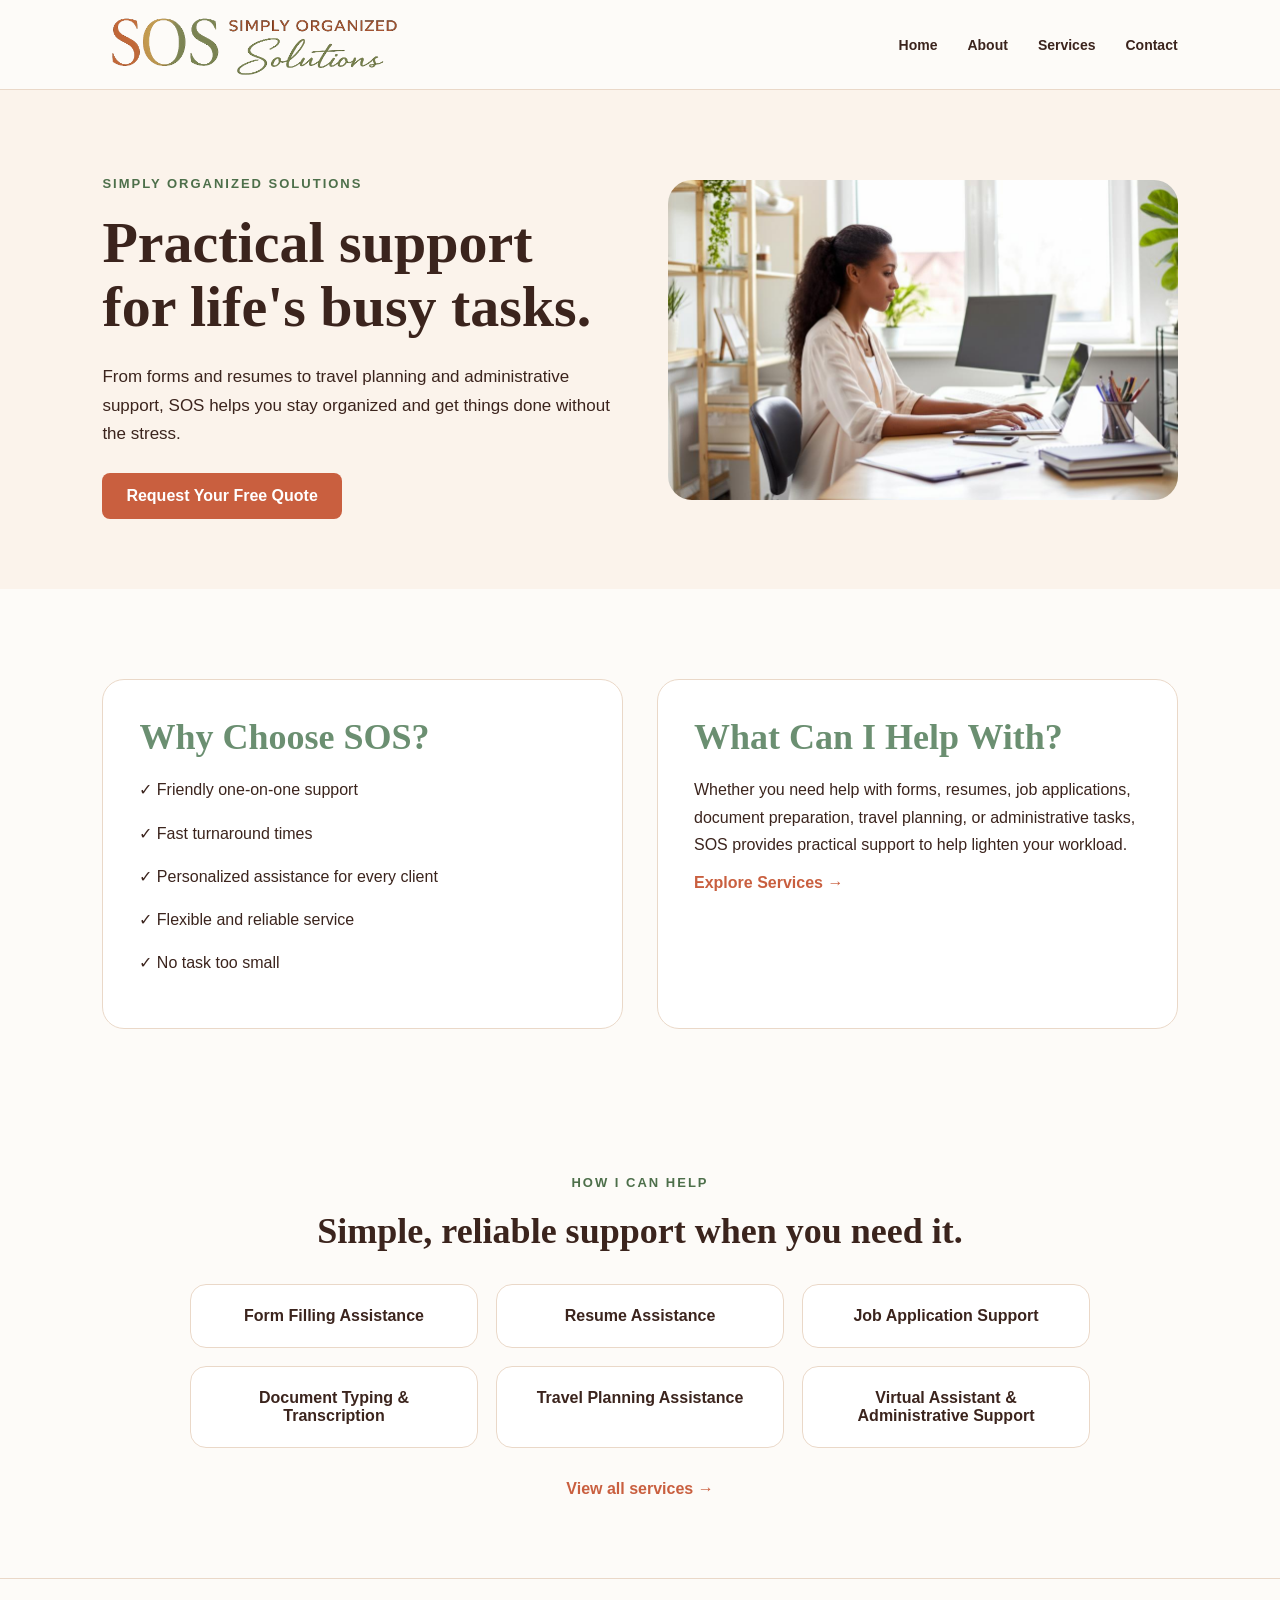
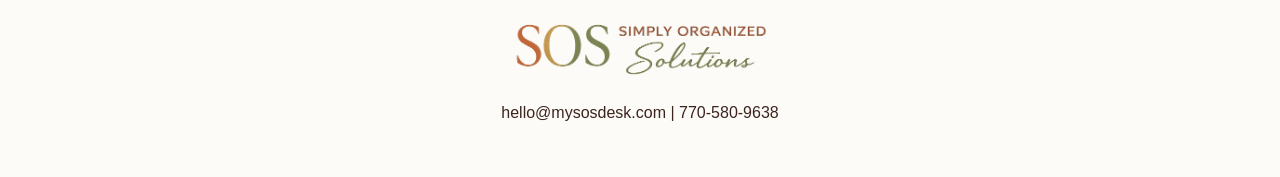
<file: index.html>
<!DOCTYPE html>
<html lang="en">
<head>
  <meta charset="UTF-8" />
  <meta name="viewport" content="width=device-width, initial-scale=1.0" />
  <title>Simply Organized Solutions | My SOS Desk</title>
  <link rel="stylesheet" href="style.css" />
</head>
<body>

  <header class="site-header">
    <a href="index.html" class="logo">
  <img src="images/logo.png" alt="Simply Organized Solutions">
</a>

    <nav>
      <a href="index.html">Home</a>
      <a href="about.html">About</a>
      <a href="services.html">Services</a>
      <a href="contact.html">Contact</a>
    </nav>
  </header>

  <main>
    
   <section class="hero">
  <div class="hero-text">
    <p class="eyebrow">SIMPLY ORGANIZED SOLUTIONS</p>

    <h1>
      Practical support for life's busy tasks.
    </h1>

    <p class="hero-description">
      From forms and resumes to travel planning and administrative support,
      SOS helps you stay organized and get things done without the stress.
    </p>

    <a href="contact.html" class="button">
      Request Your Free Quote
    </a>
  </div>

  <div class="hero-image">
    <img src="images/home-hero.jpeg" alt="Virtual assistant working at a desk">
  </div>
</section>

    <section class="intro-grid">

  <div class="content-card">
    <h2>Why Choose SOS?</h2>

    <p>✓ Friendly one-on-one support</p>
    <p>✓ Fast turnaround times</p>
    <p>✓ Personalized assistance for every client</p>
    <p>✓ Flexible and reliable service</p>
    <p>✓ No task too small</p>
  </div>

  <div class="content-card">
    <h2>What Can I Help With?</h2>

    <p>
      Whether you need help with forms, resumes, job applications,
      document preparation, travel planning, or administrative tasks,
      SOS provides practical support to help lighten your workload.
    </p>

    <a href="services.html" class="text-link">
      Explore Services →
    </a>
  </div>

</section>

    <section class="services-preview">
      <p class="eyebrow">How I can help</p>
      <h2>Simple, reliable support when you need it.</h2>

      <div class="service-list">
        <div>Form Filling Assistance</div>
        <div>Resume Assistance</div>
        <div>Job Application Support</div>
        <div>Document Typing & Transcription</div>
        <div>Travel Planning Assistance</div>
        <div>Virtual Assistant & Administrative Support</div>
      </div>

      <a href="services.html" class="text-link">View all services →</a>
    </section>
  </main>

  <footer>
   <div class="footer-logo">
  <img src="images/logo.png" alt="Simply Organized Solutions">
</div>
    <p>hello@mysosdesk.com | 770-580-9638</p>
  </footer>

</body>
</html>
</file>
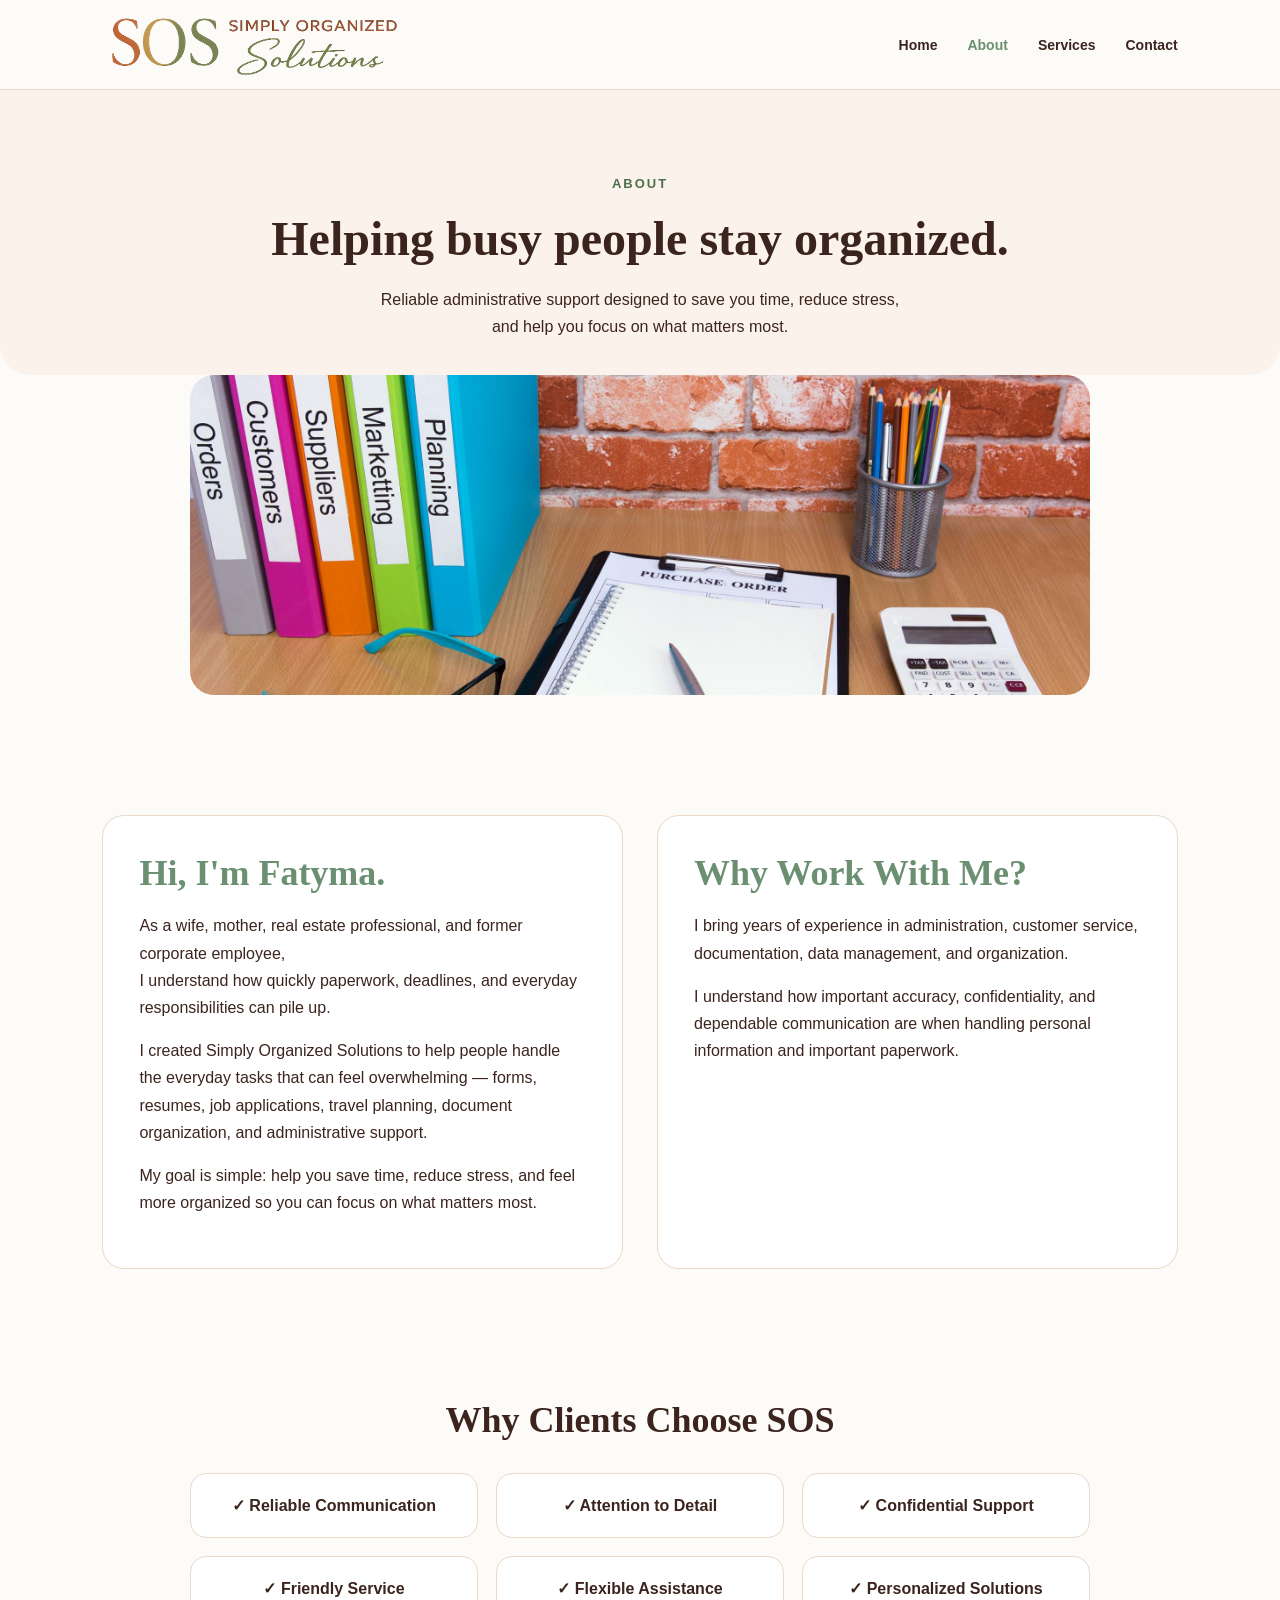
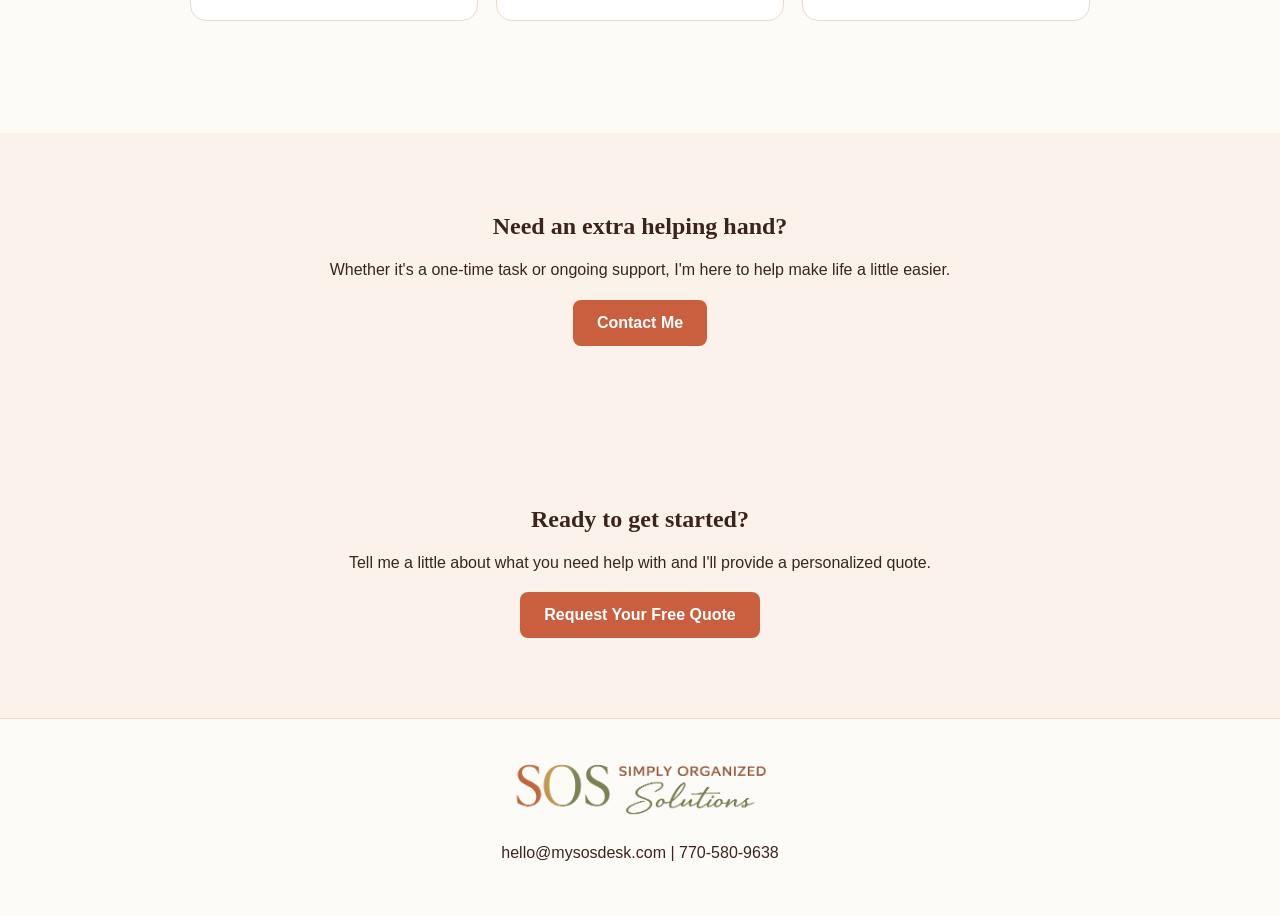
<file: about.html>
<!DOCTYPE html>
<html lang="en">
<head>
<meta charset="UTF-8">
<meta name="viewport" content="width=device-width, initial-scale=1.0">
<title>About | Simply Organized Solutions</title>
<link rel="stylesheet" href="style.css">
</head>

<body>

<header class="site-header">
  <a href="index.html" class="logo">
    <img src="images/logo.png" alt="Simply Organized Solutions">
  </a>

  <nav>
    <a href="index.html">Home</a>
    <a href="about.html" class="active">About</a>    
    <a href="services.html">Services</a>
    <a href="contact.html">Contact</a>
  </nav>
</header>

<section class="page-hero">
  <div class="container">
    <p class="eyebrow">ABOUT</p>

<h1>
  Helping busy people stay organized.
</h1>

    <p class="page-intro">
  Reliable administrative support designed to save you time, reduce stress,<br>
  and help you focus on what matters most.
</p>
  </div>
</section>

<div class="about-banner">
  <img src="images/about-workspace.jpeg" alt="Professional and organized virtual assistant workspace">
</div>

<section class="intro-grid">

  <div class="content-card">
    <h2>Hi, I'm Fatyma.</h2>

    <p>
As a wife, mother, real estate professional, and former corporate employee,<br>
I understand how quickly paperwork, deadlines, and everyday responsibilities can pile up.
</p>

    <p>
      I created Simply Organized Solutions to help people handle the everyday
      tasks that can feel overwhelming — forms, resumes, job applications,
      travel planning, document organization, and administrative support.
    </p>

    <p>
      My goal is simple: help you save time, reduce stress, and feel more
      organized so you can focus on what matters most.
    </p>
  </div>

  <div class="content-card">
    <h2>Why Work With Me?</h2>

    <p>
      I bring years of experience in administration, customer service,
      documentation, data management, and organization.
    </p>

    <p>
      I understand how important accuracy, confidentiality, and dependable
      communication are when handling personal information and important
      paperwork.
    </p>
  </div>

</section>

<section class="services-preview">

  <h2>Why Clients Choose SOS</h2>

  <div class="service-list">
    <div>✓ Reliable Communication</div>
    <div>✓ Attention to Detail</div>
    <div>✓ Confidential Support</div>
    <div>✓ Friendly Service</div>
    <div>✓ Flexible Assistance</div>
    <div>✓ Personalized Solutions</div>
  </div>

</section>

<section class="cta-section">

  <h2>Need an extra helping hand?</h2>

  <p>
    Whether it's a one-time task or ongoing support, I'm here to help make
    life a little easier.
  </p>

  <a href="contact.html" class="button">
    Contact Me
  </a>
</section>

<section class="cta-section">
  <h2>Ready to get started?</h2>

  <p>
    Tell me a little about what you need help with and I'll provide a personalized quote.
  </p>

  <a href="contact.html" class="button">
  Request Your Free Quote
</a>
</section>
  
<footer>

  <div class="footer-logo">
    <img src="images/logo.png" alt="Simply Organized Solutions">
  </div>

  <p>
    hello@mysosdesk.com | 770-580-9638
  </p>

</footer>

</body>
</html>
</file>
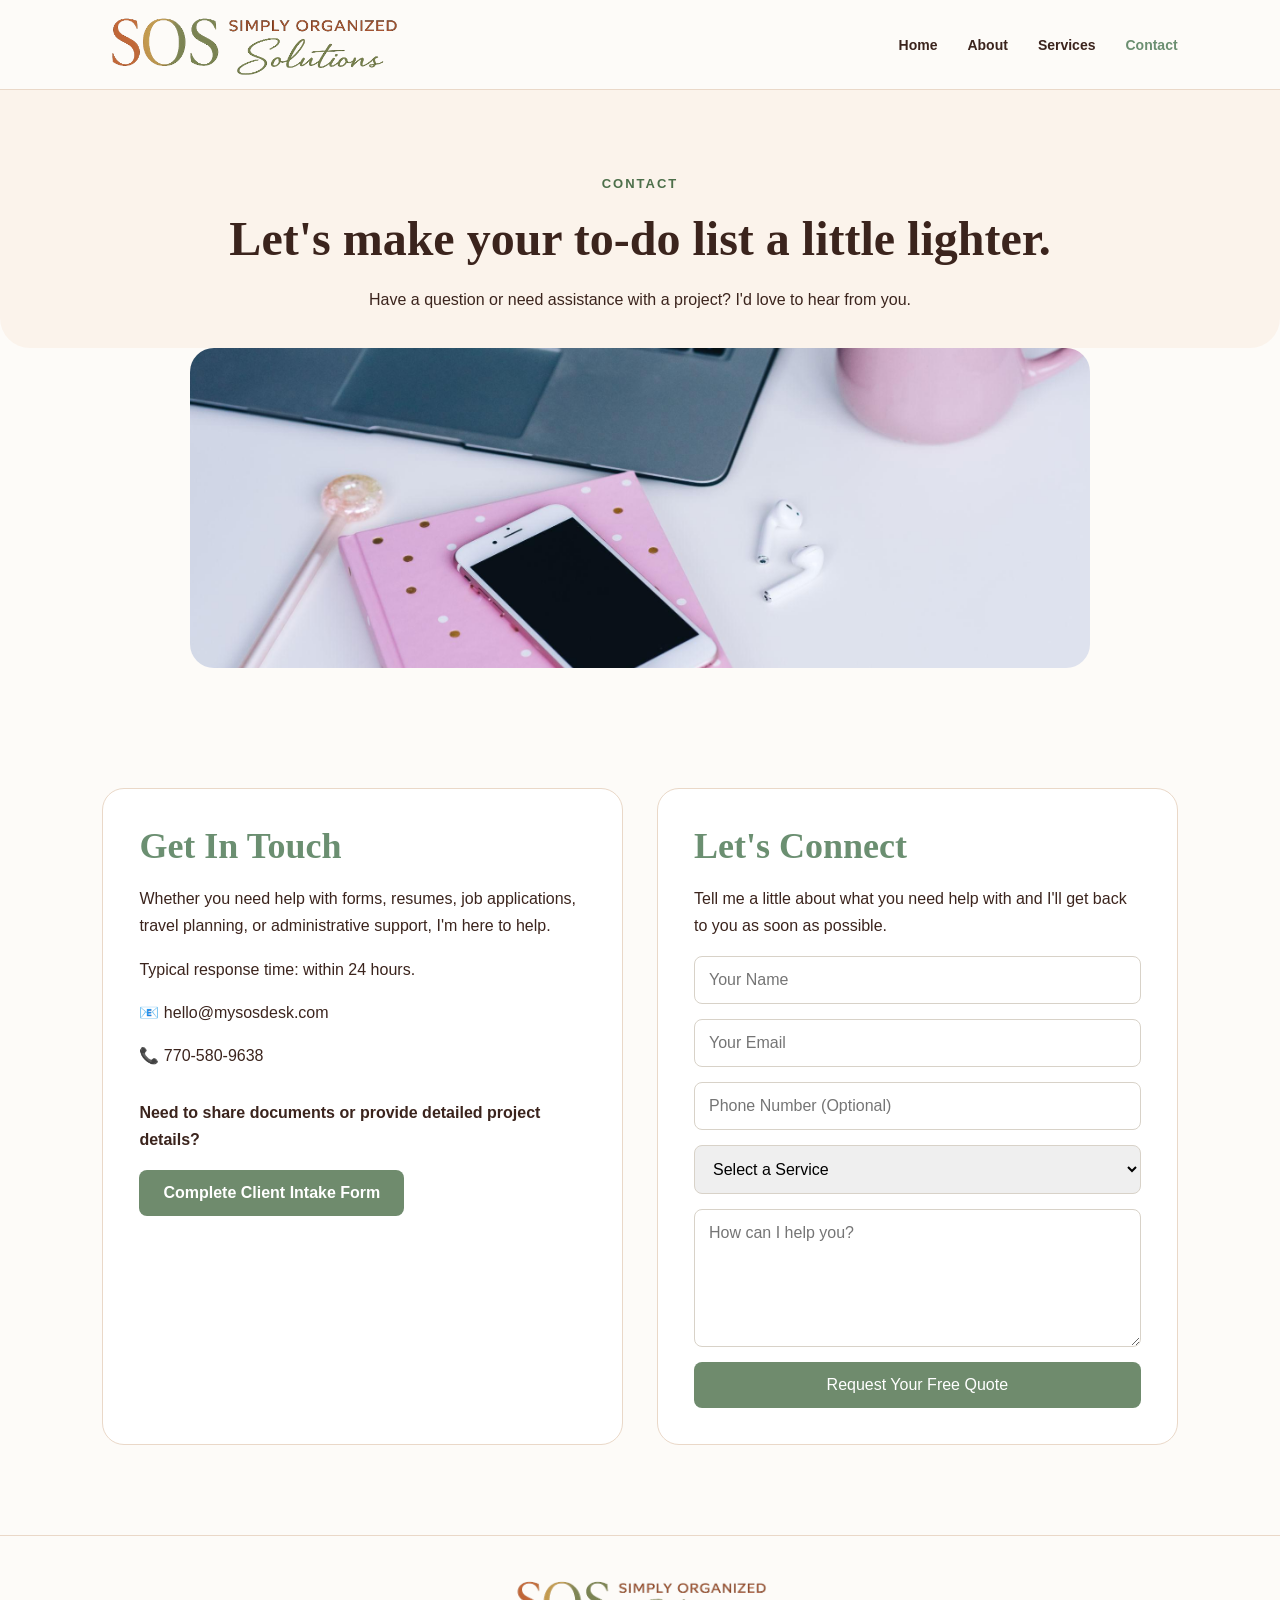
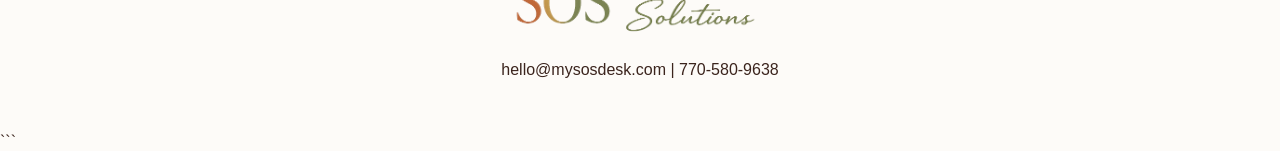
<file: contact.html>
<!DOCTYPE html>
<html lang="en">
<head>
<meta charset="UTF-8">
<meta name="viewport" content="width=device-width, initial-scale=1.0">
<title>Contact | Simply Organized Solutions</title>
<link rel="stylesheet" href="style.css">
</head>

<body>

<header class="site-header">
  <a href="index.html" class="logo">
    <img src="images/logo.png" alt="Simply Organized Solutions">
  </a>

  <nav>
    <a href="index.html">Home</a>
    <a href="about.html">About</a>
    <a href="services.html">Services</a>
    <a href="contact.html" class="active">Contact</a>
  </nav>
</header>

<section class="page-hero">
  <div class="container">
    <p class="eyebrow">CONTACT</p>

    <h1>
      Let's make your to-do list
      <span class="green-text">a little lighter.</span>
    </h1>

    <p class="page-intro">
      Have a question or need assistance with a project? I'd love to hear from you.
    </p>
  </div>
</section>

<div class="about-banner">
  <img src="images/contact-workspace.jpeg" alt="Let's connect">
</div>

<section class="intro-grid">

  <div class="content-card">
    <h2>Get In Touch</h2>

    <p>
      Whether you need help with forms, resumes, job applications,
      travel planning, or administrative support, I'm here to help.
    </p>

    <p>Typical response time: within 24 hours.</p>

    <p>📧 hello@mysosdesk.com</p>

    <p>📞 770-580-9638</p>

    <div style="margin-top: 30px;">
     <p style="font-weight: 600; margin-top: 30px;">
  Need to share documents or provide detailed project details?
</p>

<a href="https://forms.gle/NkNC1AJvTEZ2R6bx6"
   target="_blank"
   class="intake-button">
   Complete Client Intake Form
</a>
    </div>
  </div>

  <div class="content-card">
    <h2>Let's Connect</h2>

    <p>
      Tell me a little about what you need help with and I'll get back to you
      as soon as possible.
    </p>

    <form action="https://formspree.io/f/mzdwqdpd" method="POST" class="contact-form">

      <input type="text" name="name" placeholder="Your Name" required>

      <input type="email" name="email" placeholder="Your Email" required>

      <input type="tel" name="phone" placeholder="Phone Number (Optional)">

      <select name="service">
        <option value="">Select a Service</option>
        <option>Form Filling Assistance</option>
        <option>Resume Assistance</option>
        <option>Job Application Support</option>
        <option>Document Typing & Transcription</option>
        <option>Travel Booking Assistance</option>
        <option>Invitation Design</option>
        <option>General Administrative Support</option>
      </select>

      <textarea name="message" rows="6" placeholder="How can I help you?" required></textarea>

      <button type="submit">
        Request Your Free Quote
      </button>

    </form>
  </div>

</section>
  
<footer>

  <div class="footer-logo">
    <img src="images/logo.png" alt="Simply Organized Solutions">
  </div>

  <p>
    hello@mysosdesk.com | 770-580-9638
  </p>

</footer>

</body>
</html>
```
</file>
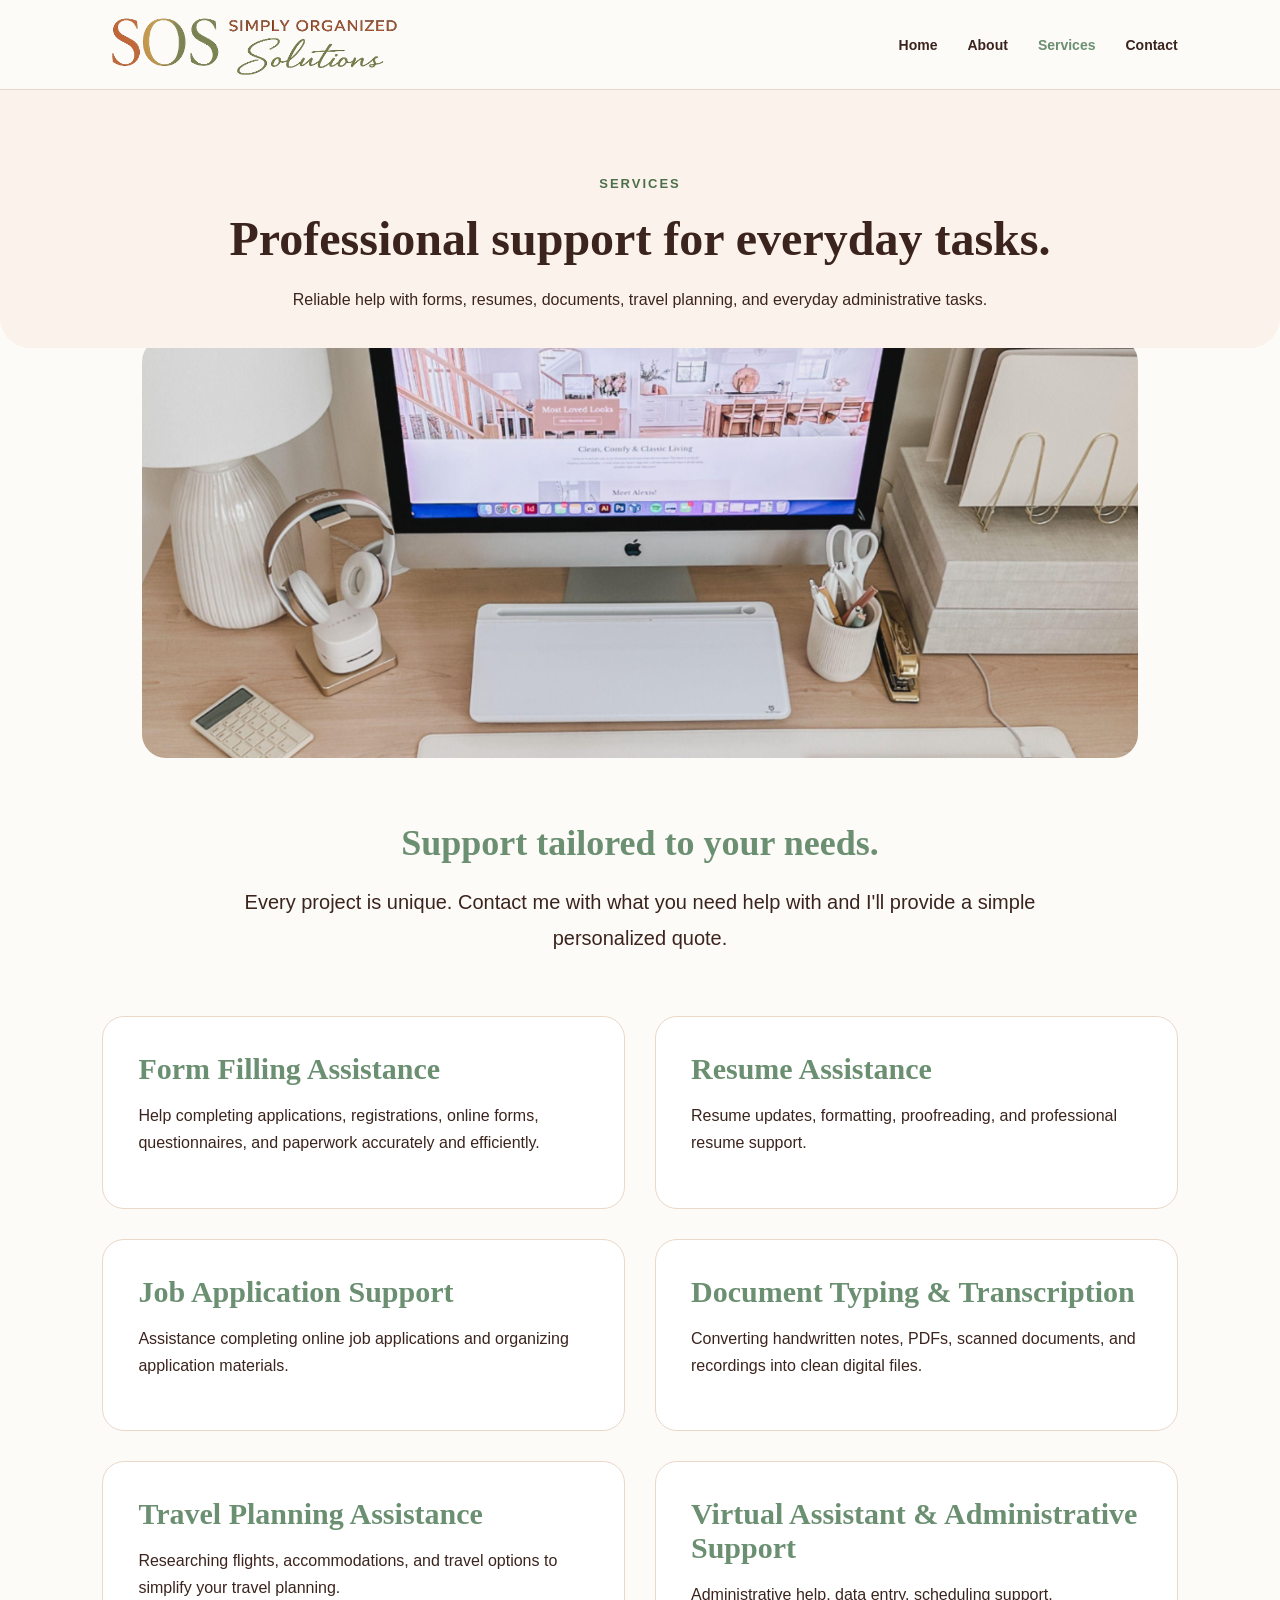
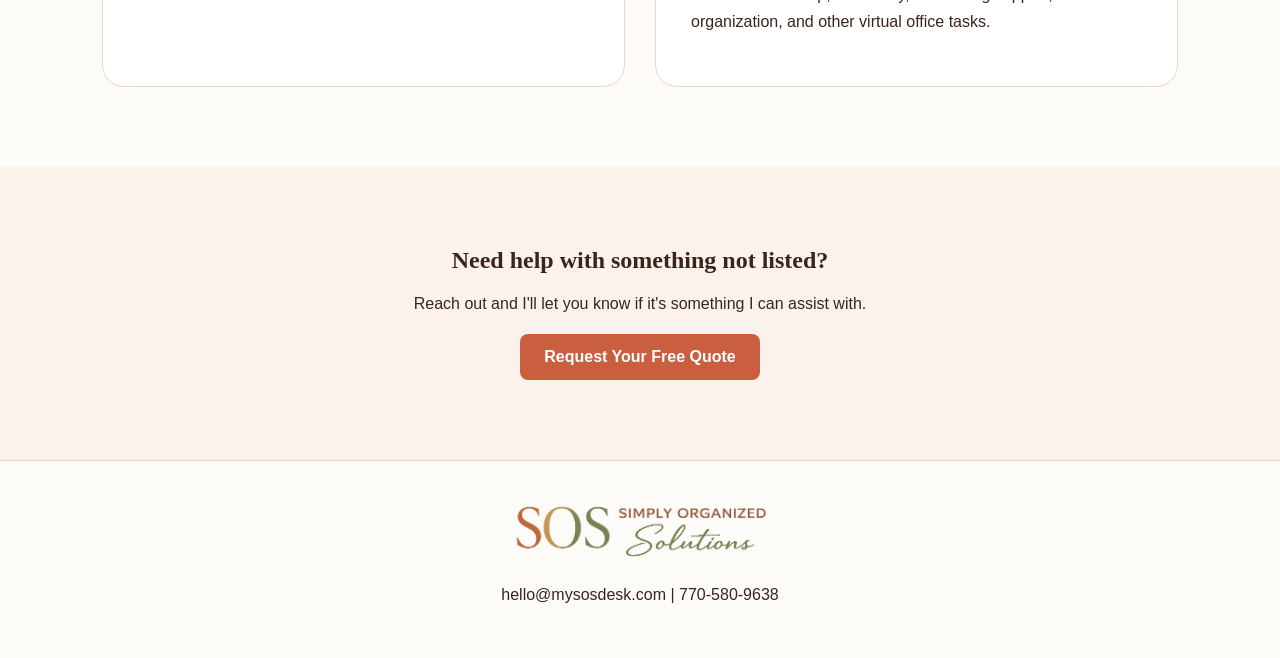
<file: services.html>
<!DOCTYPE html>
<html lang="en">
<head>
<meta charset="UTF-8">
<meta name="viewport" content="width=device-width, initial-scale=1.0">
<title>Services | Simply Organized Solutions</title>
<link rel="stylesheet" href="style.css">
</head>

<body>

<header class="site-header">
  <a href="index.html" class="logo">
  <img src="images/logo.png" alt="Simply Organized Solutions">
</a>

  <nav>
    <a href="index.html">Home</a>
    <a href="about.html">About</a>
    <a href="services.html" class="active">Services</a>
    <a href="contact.html">Contact</a>
  </nav>
</header>

<section class="page-hero">
  <div class="container">
    <p class="eyebrow">SERVICES</p>

    <h1>Professional support for <span class="green-text">everyday tasks.</span></h1>
    <p class="page-intro">
      Reliable help with forms, resumes, documents, travel planning,
      and everyday administrative tasks.
    </p>
  </div>
</section>
  
<div class="service-banner">
  <img src="images/desk.jpeg" alt="Organized desk">
</div>
<div class="services-intro">
  <h2>Support tailored to your needs.</h2>

  <p>
    Every project is unique. Contact me with what you need help with and I'll provide a simple personalized quote.
  </p>
</div>
  
<section class="services-page">

  <div class="service-card">
    <h2>Form Filling Assistance</h2>
    <p>
      Help completing applications, registrations, online forms,
      questionnaires, and paperwork accurately and efficiently.
    </p>
  </div>

  <div class="service-card">
    <h2>Resume Assistance</h2>
    <p>
      Resume updates, formatting, proofreading, and professional resume
      support.
    </p>
  </div>

  <div class="service-card">
    <h2>Job Application Support</h2>
    <p>
      Assistance completing online job applications and organizing
      application materials.
    </p>
  </div>

  <div class="service-card">
    <h2>Document Typing & Transcription</h2>
    <p>
      Converting handwritten notes, PDFs, scanned documents, and recordings
      into clean digital files.
    </p>
  </div>

  <div class="service-card">
    <h2>Travel Planning Assistance</h2>
    <p>
      Researching flights, accommodations, and travel options to simplify
      your travel planning.
    </p>
  </div>

  <div class="service-card">
    <h2>Virtual Assistant & Administrative Support</h2>
    <p>
      Administrative help, data entry, scheduling support, organization,
      and other virtual office tasks.
    </p>
  </div>

</section>

<section class="cta-section">
  <h2>Need help with something not listed?</h2>

  <p>
    Reach out and I'll let you know if it's something I can assist with.
  </p>

 <a href="contact.html" class="button">
  Request Your Free Quote
</a>
</section>

<footer>
  <div class="footer-logo">
  <img src="images/logo.png" alt="Simply Organized Solutions">
</div>

  <p>
    hello@mysosdesk.com | 770-580-9638
  </p>
</footer>

</body>
</html>
</file>
<file: style.css>
* {
  box-sizing: border-box;
}

body {
  margin: 0;
  font-family: Arial, sans-serif;
  background: #FDFBF8;
  color: #3b241d;
}

h1, h2, h3 {
  font-family: Georgia, serif;
  color: #3b241d;
  margin: 0;
}

p {
  line-height: 1.7;
}

.site-header {
  height: 90px;
  padding: 0 8%;
  display: flex;
  align-items: center;
  justify-content: space-between;
  background: #FDFBF8;
  border-bottom: 1px solid #ead8c8;
}

.logo {
  text-decoration: none;
  color: inherit;
  display: flex;
  align-items: center;
  gap: 9px;
}

.logo-main {
  font-family: Georgia, serif;
  font-size: 26px;
  letter-spacing: -1px;
  color: #c95f3f;
}

.logo-text span {
  display: block;
  font-size: 10px;
  letter-spacing: 4px;
  text-transform: uppercase;
  font-weight: bold;
}

.logo-text em {
  display: block;
  font-family: Georgia, serif;
  font-size: 20px;
  color: #4d6f4a;
}

nav {
  display: flex;
  gap: 30px;
}

nav a {
  color: #3b241d;
  text-decoration: none;
  font-weight: bold;
  font-size: 14px;
}

.hero {
  padding: 70px 8%;
  display: grid;
  grid-template-columns: 1fr 0.85fr;
  gap: 60px;
  align-items: center;
  background: #fbf3eb;
}

.eyebrow {
  text-transform: uppercase;
  letter-spacing: 2px;
  font-size: 13px;
  font-weight: bold;
  color: #4d6f4a;
  margin-bottom: 16px;
}

.hero h1 {
  font-size: 44px;
  line-height: 1.08;
  max-width: 520px;
}

.hero-description {
  font-size: 17px;
  max-width: 560px;
  margin: 24px 0;
}

.button {
  display: inline-block;
  background: #c95f3f;
  color: white;
  padding: 14px 24px;
  border-radius: 8px;
  text-decoration: none;
  font-weight: bold;
}

.hero-card {
  background: #fffaf5;
  border: 1px solid #ead8c8;
  border-radius: 24px;
  padding: 42px;
  box-shadow: 0 18px 45px rgba(70, 45, 30, 0.08);
}

.hero-card h3 {
  font-size: 28px;
  margin-bottom: 20px;
}

.hero-card ul {
  list-style: none;
  padding: 0;
  margin: 0;
}

.hero-card li {
  padding: 13px 0;
  border-bottom: 1px solid #ead8c8;
  font-size: 17px;
}

.hero-card li:last-child {
  border-bottom: none;
}

.intro-grid {
  padding: 90px 8%;
  display: grid;
  grid-template-columns: repeat(2, 1fr);
  gap: 34px;
}

.content-card {
  background: white;
  border: 1px solid #ead8c8;
  border-radius: 22px;
  padding: 36px;
}

.content-card h2,
.services-preview h2 {
  font-size: 36px;
  margin-bottom: 18px;
}

.services-preview {
  padding: 40px 8% 80px;
  text-align: center;
}

.service-list {
  margin: 32px auto;
  max-width: 900px;
  display: grid;
  grid-template-columns: repeat(3, 1fr);
  gap: 18px;
}

.service-list div {
  background: white;
  border: 1px solid #ead8c8;
  border-radius: 16px;
  padding: 22px;
  font-weight: bold;
}

.text-link {
  color: #c95f3f;
  font-weight: bold;
  text-decoration: none;
}

footer {
  padding: 34px 8%;
  text-align: center;
  border-top: 1px solid #ead8c8;
  background: #FDFBF8;
}

.footer-logo span {
  font-family: Georgia, serif;
  font-size: 28px;
  color: #c95f3f;
}

.footer-logo em {
  font-family: Georgia, serif;
  color: #4d6f4a;
  font-size: 20px;
  margin-left: 6px;
}

@media (max-width: 850px) {
  .site-header {
    height: auto;
    padding: 22px 6%;
    flex-direction: column;
    gap: 18px;
  }

  nav {
    gap: 18px;
    flex-wrap: wrap;
    justify-content: center;
  }

  .hero {
    grid-template-columns: 1fr;
    padding: 52px 6%;
  }

  .hero h1 {
    font-size: 38px;
  }

  .intro-grid,
  .service-list {
    grid-template-columns: 1fr;
  }
}
.page-hero {
  text-align: center;
  padding: 70px 8% 35px;
}
.page-hero h1 {
  font-size: 48px;
  margin-bottom: 20px;
}

.page-intro {
  max-width: 700px;
  margin: auto;
}

.service-banner {
  max-width: 1200px;
  margin: -10px auto 60px;
  padding: 0 8%;
}

.service-banner img {
  width: 100%;
  height: 420px;
  object-fit: cover;
  border-radius: 24px;
}

.services-page {
  padding: 0 8% 80px;
  display: grid;
  grid-template-columns: repeat(2, 1fr);
  gap: 30px;
}

.service-card {
  background: white;
  border: 1px solid #ead8c8;
  border-radius: 22px;
  padding: 35px;
}

.service-card h2 {
  font-size: 30px;
  margin-bottom: 15px;
}

.cta-section {
  background: #fbf3eb;
  text-align: center;
  padding: 80px 8%;
}

@media (max-width: 850px) {
  .services-page {
    grid-template-columns: 1fr;
  }

  .page-hero h1 {
    font-size: 38px;
  }
}
```css
.green-text {
  color: #6B8F71;
}

.service-card h2 {
  color: #6B8F71;
}

.page-hero {
  background: #fbf3eb;
  border-radius: 0 0 30px 30px;
}

/* Logo image */

.logo img {
  height: 80px;
  width: auto;
  display: block;
}

.footer-logo img {
  height: 70px;
  width: auto;
  display: block;
  margin: 0 auto 15px;
}

.logo {
  text-decoration: none;
}
```
.about-banner {
  max-width: 1200px;
  margin: 0 auto 30px;
  padding: 0 8%;
}

.about-banner {
  max-width: 1200px;
  margin: 0 auto 30px;
  padding: 0 8%;
  text-align: center;
}

.about-banner img {
  width: 100%;
  max-width: 900px;
  height: 320px;
  object-fit: cover;
  object-position: center;
  border-radius: 24px;
  display: block;
  margin: 0 auto;
}
/* Soft page entrance animation */
main,
.page-hero,
.hero {
  animation: fadeUp 0.8s ease forwards;
}

@keyframes fadeUp {
  from {
    opacity: 0;
    transform: translateY(18px);
  }

  to {
    opacity: 1;
    transform: translateY(0);
  }
}

/* Card hover effect */
.service-card,
.content-card {
  transition: all 0.3s ease;
}

.service-card:hover,
.content-card:hover {
  transform: translateY(-6px);
  box-shadow: 0 14px 35px rgba(70, 45, 30, 0.08);
}

/* Button hover effect */
.button {
  transition: all 0.3s ease;
}

.button:hover {
  transform: translateY(-2px);
  opacity: 0.9;
}

/* Image hover effect */
.service-banner img,
.about-banner img {
  transition: transform 0.5s ease;
}

.service-banner img:hover,
.about-banner img:hover {
  transform: scale(1.02);
}
nav a.active {
  color: #6B8F71;
}
.logo img {
  transition: transform 0.3s ease;
}

.logo img:hover {
  transform: scale(1.03);
}
.content-card h2 {
  color: #6B8F71;
}
.contact-form {
  display: flex;
  flex-direction: column;
  gap: 15px;
}

.contact-form input,
.contact-form select,
.contact-form textarea {
  padding: 14px;
  border: 1px solid #d8d2c8;
  border-radius: 8px;
  font-size: 1rem;
  font-family: inherit;
}

.contact-form button {
  background: #6f8b6d;
  color: white;
  border: none;
  padding: 14px;
  border-radius: 8px;
  cursor: pointer;
  font-size: 1rem;
}

.contact-form button:hover {
  opacity: 0.9;
}
.services-intro {
  max-width: 850px;
  margin: 45px auto 60px;
  text-align: center;
}

.services-intro h2 {
  color: #6B8F71;
  font-size: 36px;
  margin-bottom: 18px;
}

.services-intro p {
  font-size: 20px;
  line-height: 1.8;
  color: #3b241d;
  margin-bottom: 10px;
}
.hero-image img {
  width: 100%;
  border-radius: 24px;
  display: block;
  object-fit: cover;
  height: 420px;
}
.hero {
  padding: 70px 8%;
  display: grid;
  grid-template-columns: 1fr 1fr;
  gap: 55px;
  align-items: center;
  background: #fbf3eb;
}

.hero-image img {
  width: 100%;
  height: 320px;
  object-fit: cover;
  object-position: center;
  border-radius: 24px;
  display: block;
}

.hero h1 {
  font-size: 58px;
  line-height: 1.1;
  max-width: 600px;
}
/* Mobile fixes */
@media (max-width: 850px) {
  .site-header {
    height: auto;
    padding: 18px 6%;
    flex-direction: column;
    gap: 14px;
  }

  .logo img {
    height: 70px;
  }

  nav {
    gap: 14px;
    flex-wrap: wrap;
    justify-content: center;
  }

  nav a {
    font-size: 13px;
  }

  .hero {
    grid-template-columns: 1fr;
    padding: 42px 6%;
    gap: 28px;
    text-align: center;
  }

  .hero-text {
    max-width: 100%;
  }

  .hero h1 {
    font-size: 38px;
    line-height: 1.1;
    max-width: 100%;
  }

  .hero-description {
    font-size: 16px;
    max-width: 100%;
  }

  .hero-image {
    order: -1;
  }

  .hero-image img {
    height: 280px;
    width: 100%;
    object-fit: cover;
    object-position: center;
  }

  .page-hero {
    padding: 50px 6% 30px;
  }

  .page-hero h1 {
    font-size: 34px;
    line-height: 1.15;
  }

  .about-banner,
  .service-banner {
    padding: 0 6%;
    margin-bottom: 35px;
  }

  .about-banner img,
  .service-banner img {
    height: 260px;
    width: 100%;
    max-width: 100%;
  }

  .intro-grid,
  .services-page,
  .service-list {
    grid-template-columns: 1fr;
    padding-left: 6%;
    padding-right: 6%;
  }

  .content-card,
  .service-card {
    padding: 28px;
  }

  .services-intro {
    margin: 30px 6% 45px;
    padding: 0;
  }

  .services-intro h2 {
    font-size: 30px;
  }

  .services-intro p {
    font-size: 17px;
  }
}
.contact-info .btn {
  display: inline-block;
  margin-top: 10px;
}
.intake-button {
  display: inline-block;
  background: #6f8b6d;
  color: white;
  padding: 14px 24px;
  border-radius: 8px;
  text-decoration: none;
  font-weight: bold;
}

.intake-button:hover {
  opacity: 0.9;
}
</file>
